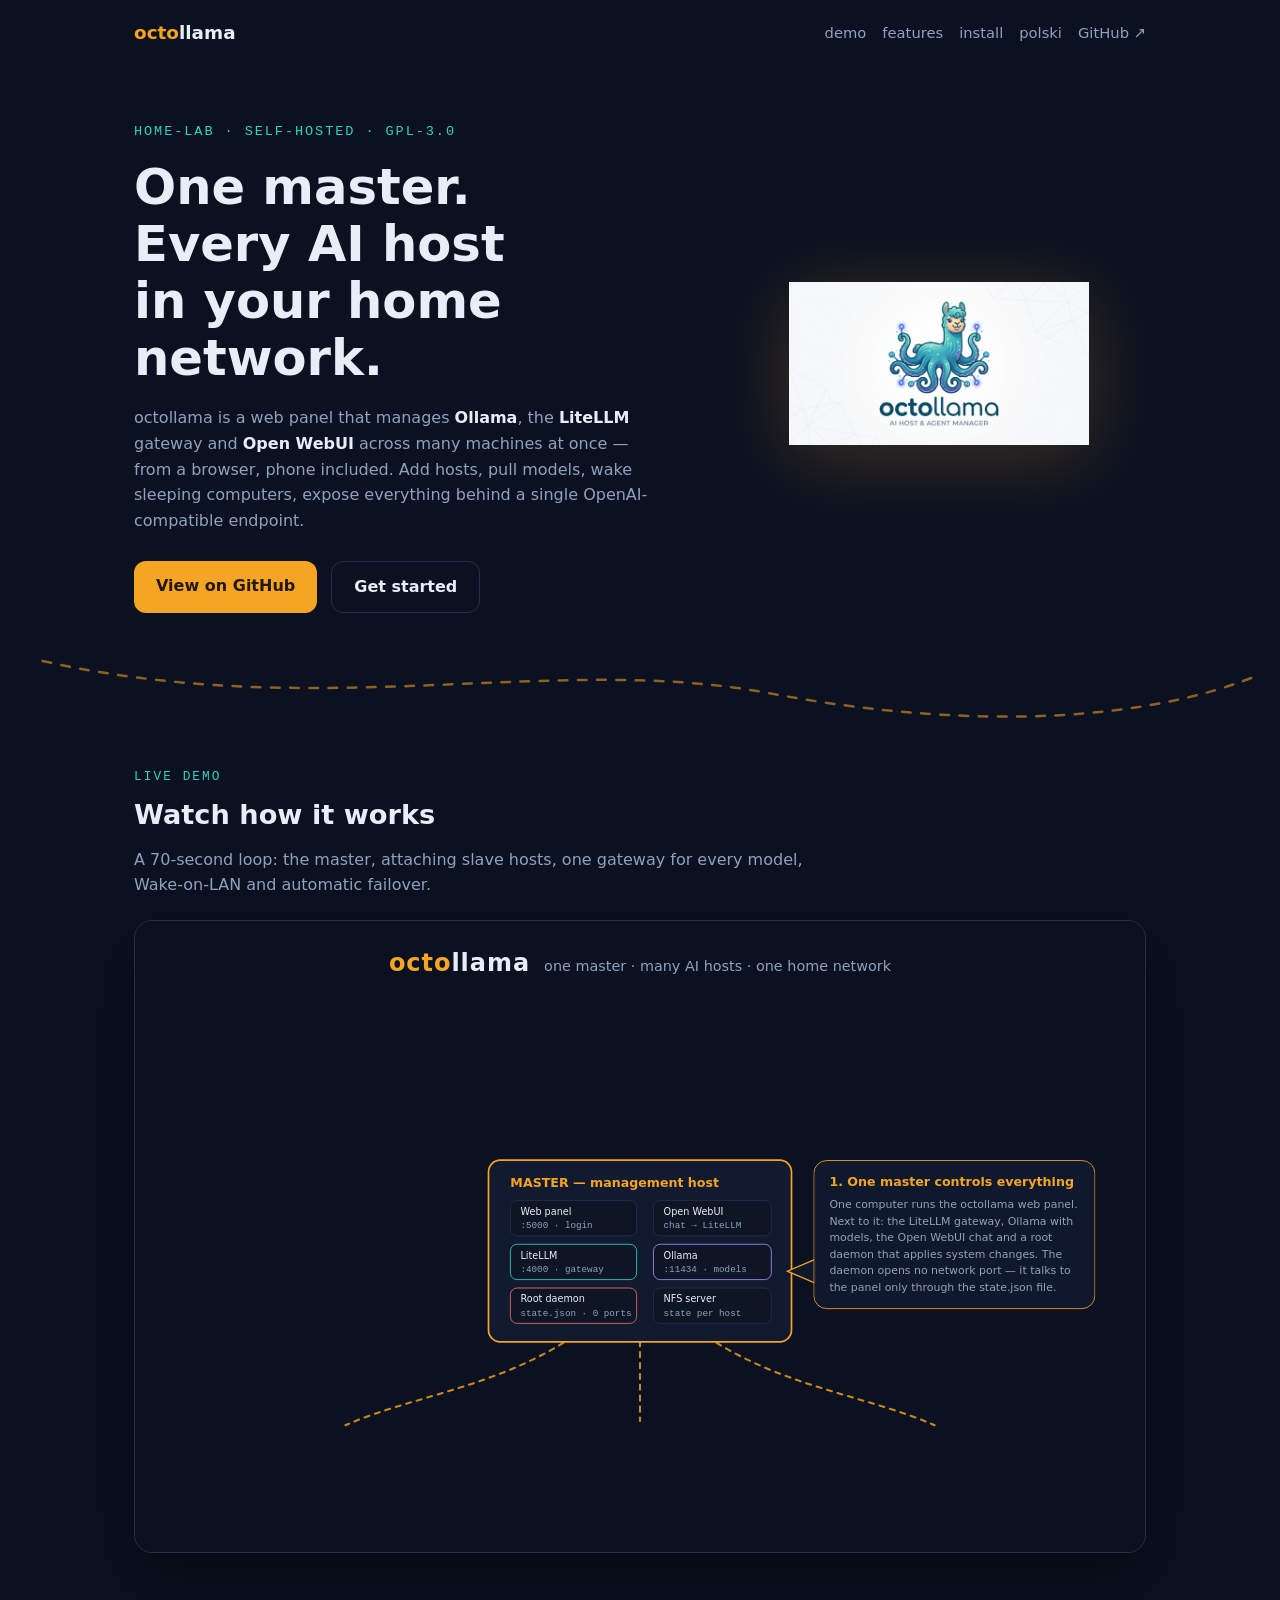
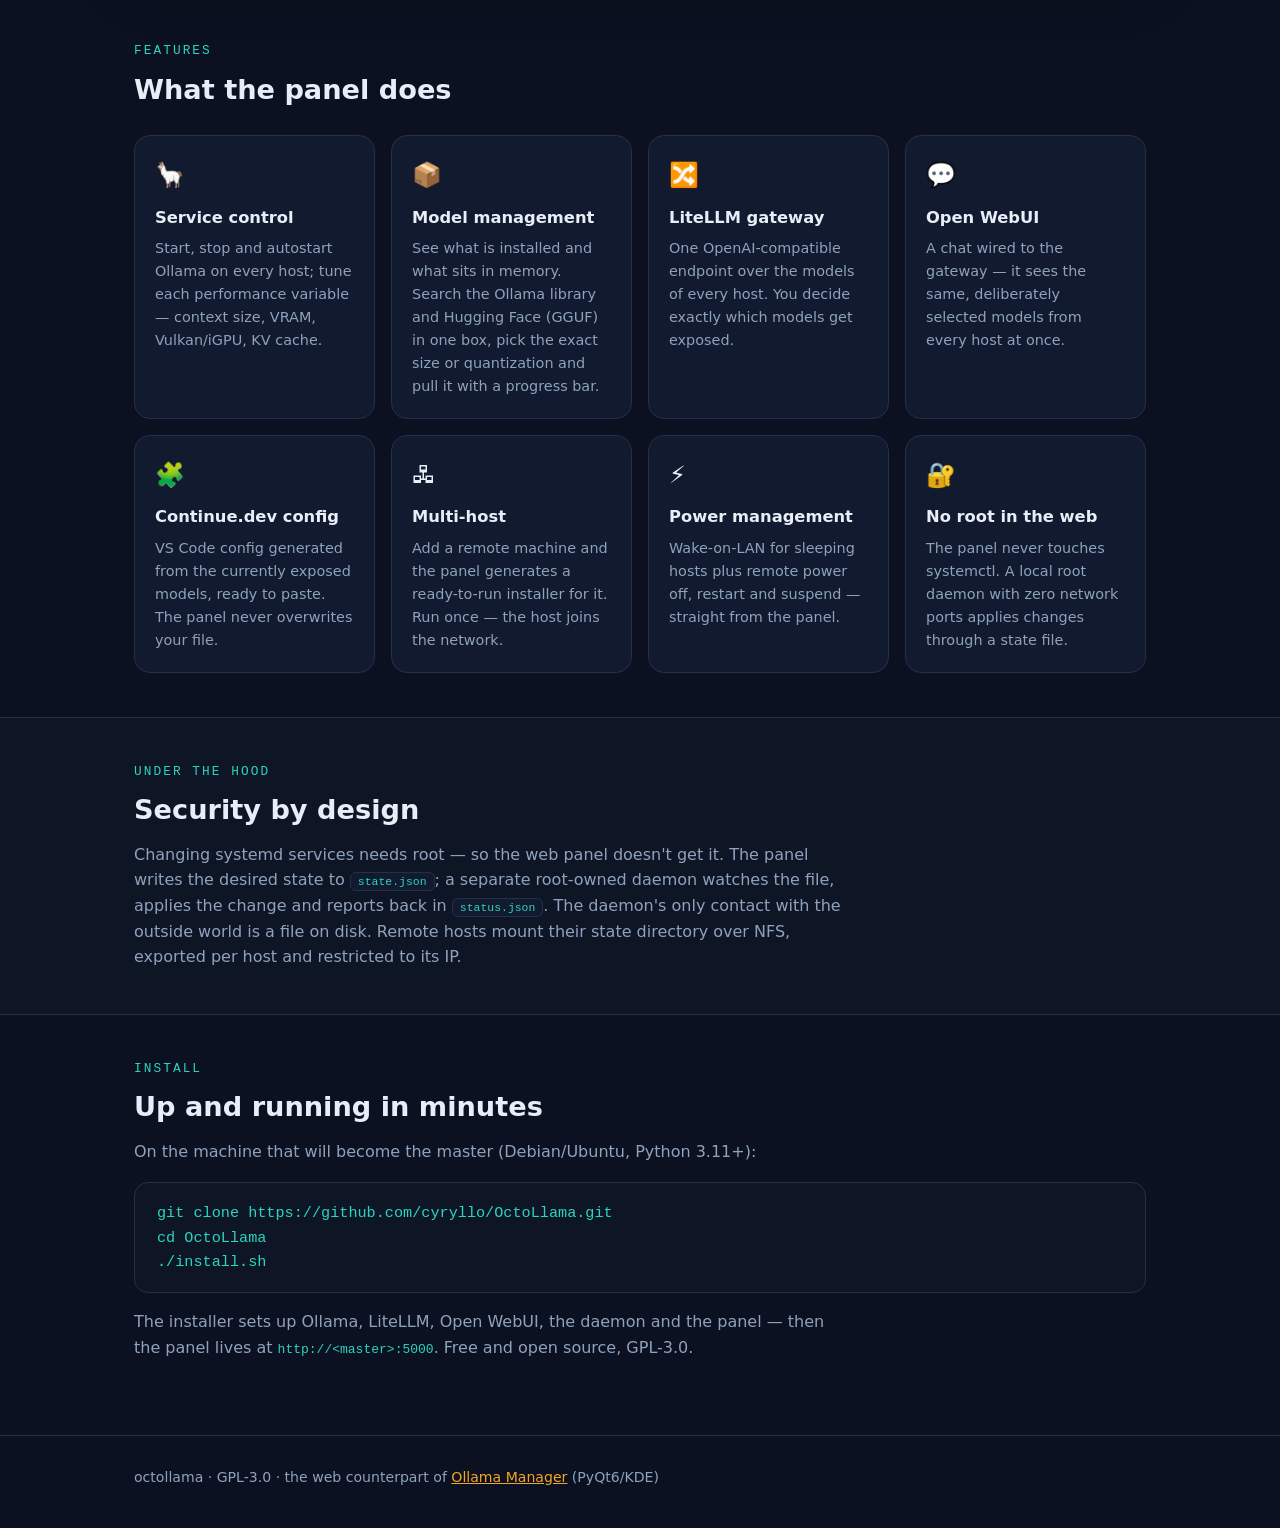
<file: docs/index.html>
<!DOCTYPE html>
<html lang="en">
<head>
<meta charset="UTF-8">
<meta name="viewport" content="width=device-width, initial-scale=1.0">
<link rel="icon" type="image/png" href="favicon.png">
<title>octollama — one master for every AI host in your home network</title>
<meta name="description" content="Web panel for managing Ollama, LiteLLM and Open WebUI across multiple hosts on your home network.">
<style>
  :root{
    --bg:#0b1120; --panel:#111a2e; --panel2:#0e1626;
    --ink:#e8eef7; --muted:#8fa2bd; --line:#24304a;
    --amber:#f5a524; --teal:#2dd4bf; --purple:#a78bfa;
  }
  *{box-sizing:border-box; margin:0; padding:0;}
  html{scroll-behavior:smooth;}
  body{background:var(--bg); color:var(--ink);
       font-family:"Segoe UI", system-ui, -apple-system, sans-serif; line-height:1.6;}
  a{color:var(--amber);}
  .mono{font-family:ui-monospace,"Cascadia Mono","JetBrains Mono",Consolas,monospace;}
  .wrap{max-width:1060px; margin:0 auto; padding:0 24px;}

  nav{display:flex; align-items:center; gap:16px; padding:18px 0;}
  nav .brand{font-weight:700; font-size:1.15rem; text-decoration:none; color:var(--ink);}
  nav .brand span{color:var(--amber);}
  nav .spacer{flex:1;}
  nav a.plain{color:var(--muted); text-decoration:none; font-size:.92rem;}
  nav a.plain:hover{color:var(--ink);}

  /* ---------- hero ---------- */
  .hero{display:grid; grid-template-columns:1.15fr .85fr; gap:40px;
        align-items:center; padding:56px 0 40px;}
  .hero h1{font-size:clamp(2rem, 4.6vw, 3.1rem); line-height:1.15; font-weight:800;}
  .hero h1 em{font-style:normal; color:var(--amber);}
  .hero .tag{color:var(--teal); font-size:.85rem; letter-spacing:.14em;
             text-transform:uppercase; margin-bottom:16px;}
  .hero p{color:var(--muted); margin-top:18px; max-width:52ch;}
  .hero p b{color:var(--ink);}
  .cta{display:flex; gap:14px; margin-top:28px; flex-wrap:wrap;}
  .btn{display:inline-block; padding:12px 22px; border-radius:12px;
       text-decoration:none; font-weight:600;}
  .btn.primary{background:var(--amber); color:#241703;}
  .btn.primary:hover{filter:brightness(1.08);}
  .btn.ghost{border:1.5px solid var(--line); color:var(--ink);}
  .btn.ghost:hover{border-color:var(--amber);}
  .hero .logo{justify-self:center; text-align:center;}
  .hero .logo img{width:min(300px, 70vw); filter:drop-shadow(0 12px 40px rgba(245,165,36,.22));}

  /* macka — podpis wizualny: krzywa prowadzaca od hero do demo */
  .tentacle-divider{display:block; width:100%; height:70px;}
  .tentacle-divider path{fill:none; stroke:var(--amber); stroke-width:2.5;
                         stroke-linecap:round; opacity:.55; stroke-dasharray:8 10;}

  section{padding:44px 0;}
  .label{color:var(--teal); font-size:.8rem; letter-spacing:.16em;
         text-transform:uppercase;}
  section h2{font-size:1.7rem; margin:6px 0 10px;}
  section > .wrap > p{color:var(--muted); max-width:70ch;}

  /* ---------- demo ---------- */
  .demo-frame{margin-top:22px; border:1.5px solid var(--line); border-radius:18px;
              overflow:hidden; background:var(--panel2);
              box-shadow:0 24px 60px rgba(0,0,0,.45);}
  .demo-frame iframe{display:block; width:100%; aspect-ratio:16/10; border:0;}

  /* ---------- funkcje ---------- */
  .grid{display:grid; grid-template-columns:repeat(auto-fit,minmax(230px,1fr));
        gap:16px; margin-top:24px;}
  .card{background:var(--panel); border:1px solid var(--line); border-radius:16px;
        padding:20px;}
  .card .ico{font-size:1.5rem;}
  .card h3{font-size:1.02rem; margin:10px 0 6px;}
  .card p{color:var(--muted); font-size:.9rem;}

  /* ---------- pod maska ---------- */
  .how{background:var(--panel2); border-top:1px solid var(--line);
       border-bottom:1px solid var(--line);}
  .how code{background:var(--panel); border:1px solid var(--line);
            border-radius:6px; padding:2px 7px; font-size:.88em; color:var(--teal);}

  /* ---------- instalacja ---------- */
  pre{background:var(--panel2); border:1px solid var(--line); border-radius:14px;
      padding:18px 22px; margin-top:18px; overflow-x:auto;
      color:var(--teal); font-size:.95rem;}
  pre .c{color:var(--muted);}
  #install code{color:var(--teal);}

  footer{padding:30px 0 40px; color:var(--muted); font-size:.88rem;
         border-top:1px solid var(--line); margin-top:30px;}

  @media (max-width:820px){
    .hero{grid-template-columns:1fr; text-align:center;}
    .hero p{margin-inline:auto;}
    .cta{justify-content:center;}
    .hero .logo{order:-1;}
  }
</style>
</head>
<body>

<div class="wrap">
  <nav>
    <a class="brand" href="#"><span>octo</span>llama</a>
    <div class="spacer"></div>
    <a class="plain" href="#demo">demo</a>
    <a class="plain" href="#features">features</a>
    <a class="plain" href="#install">install</a>
    <a class="plain" href="pl.html">polski</a>
    <a class="plain" href="https://github.com/cyryllo/OctoLlama">GitHub ↗</a>
  </nav>

  <header class="hero">
    <div>
      <div class="tag mono">home-lab · self-hosted · GPL-3.0</div>
      <h1>One master.<br>Every AI host<br>in your home network.</h1>
      <p>octollama is a web panel that manages <b>Ollama</b>, the <b>LiteLLM</b> gateway and <b>Open WebUI</b> across many machines at once — from a browser, phone included. Add hosts, pull models, wake sleeping computers, expose everything behind a single OpenAI-compatible endpoint.</p>
      <div class="cta">
        <a class="btn primary" href="https://github.com/cyryllo/OctoLlama">View on GitHub</a>
        <a class="btn ghost" href="#install">Get started</a>
      </div>
    </div>
    <div class="logo">
      <img src="logo_octollama.png" alt="octollama logo"
           onerror="this.outerHTML='<div style=&quot;font-size:7rem&quot;>🐙</div>'">
    </div>
  </header>
</div>

<svg class="tentacle-divider" viewBox="0 0 1200 70" preserveAspectRatio="none" aria-hidden="true">
  <path d="M 40 8 C 300 70, 520 0, 720 40 S 1080 66, 1180 22"/>
</svg>

<section id="demo">
  <div class="wrap">
    <div class="label mono">live demo</div>
    <h2>Watch how it works</h2>
    <p>A 70-second loop: the master, attaching slave hosts, one gateway for every model, Wake-on-LAN and automatic failover.</p>
    <div class="demo-frame">
      <iframe src="presentation-en.html" title="octollama demo" loading="lazy"></iframe>
    </div>
  </div>
</section>

<section id="features">
  <div class="wrap">
    <div class="label mono">features</div>
    <h2>What the panel does</h2>
    <div class="grid">
      <article class="card"><div class="ico">🦙</div><h3>Service control</h3><p>Start, stop and autostart Ollama on every host; tune each performance variable — context size, VRAM, Vulkan/iGPU, KV cache.</p></article>
      <article class="card"><div class="ico">📦</div><h3>Model management</h3><p>See what is installed and what sits in memory. Search the Ollama library and Hugging Face (GGUF) in one box, pick the exact size or quantization and pull it with a progress bar.</p></article>
      <article class="card"><div class="ico">🔀</div><h3>LiteLLM gateway</h3><p>One OpenAI-compatible endpoint over the models of every host. You decide exactly which models get exposed.</p></article>
      <article class="card"><div class="ico">💬</div><h3>Open WebUI</h3><p>A chat wired to the gateway — it sees the same, deliberately selected models from every host at once.</p></article>
      <article class="card"><div class="ico">🧩</div><h3>Continue.dev config</h3><p>VS Code config generated from the currently exposed models, ready to paste. The panel never overwrites your file.</p></article>
      <article class="card"><div class="ico">🖧</div><h3>Multi-host</h3><p>Add a remote machine and the panel generates a ready-to-run installer for it. Run once — the host joins the network.</p></article>
      <article class="card"><div class="ico">⚡</div><h3>Power management</h3><p>Wake-on-LAN for sleeping hosts plus remote power off, restart and suspend — straight from the panel.</p></article>
      <article class="card"><div class="ico">🔐</div><h3>No root in the web</h3><p>The panel never touches systemctl. A local root daemon with zero network ports applies changes through a state file.</p></article>
    </div>
  </div>
</section>

<section class="how" id="how">
  <div class="wrap">
    <div class="label mono">under the hood</div>
    <h2>Security by design</h2>
    <p>Changing systemd services needs root — so the web panel doesn't get it. The panel writes the desired state to <code>state.json</code>; a separate root-owned daemon watches the file, applies the change and reports back in <code>status.json</code>. The daemon's only contact with the outside world is a file on disk. Remote hosts mount their state directory over NFS, exported per host and restricted to its IP.</p>
  </div>
</section>

<section id="install">
  <div class="wrap">
    <div class="label mono">install</div>
    <h2>Up and running in minutes</h2>
    <p>On the machine that will become the master (Debian/Ubuntu, Python 3.11+):</p>
<pre class="mono">git clone https://github.com/cyryllo/OctoLlama.git
cd OctoLlama
./install.sh</pre>
    <p style="margin-top:16px;">The installer sets up Ollama, LiteLLM, Open WebUI, the daemon and the panel — then the panel lives at <code>http://&lt;master&gt;:5000</code>. Free and open source, GPL-3.0.</p>
  </div>
</section>

<footer>
  <div class="wrap">octollama · GPL-3.0 · the web counterpart of <a href='https://github.com/cyryllo/Ollama-manager'>Ollama Manager</a> (PyQt6/KDE)</div>
</footer>

</body>
</html>
</file>
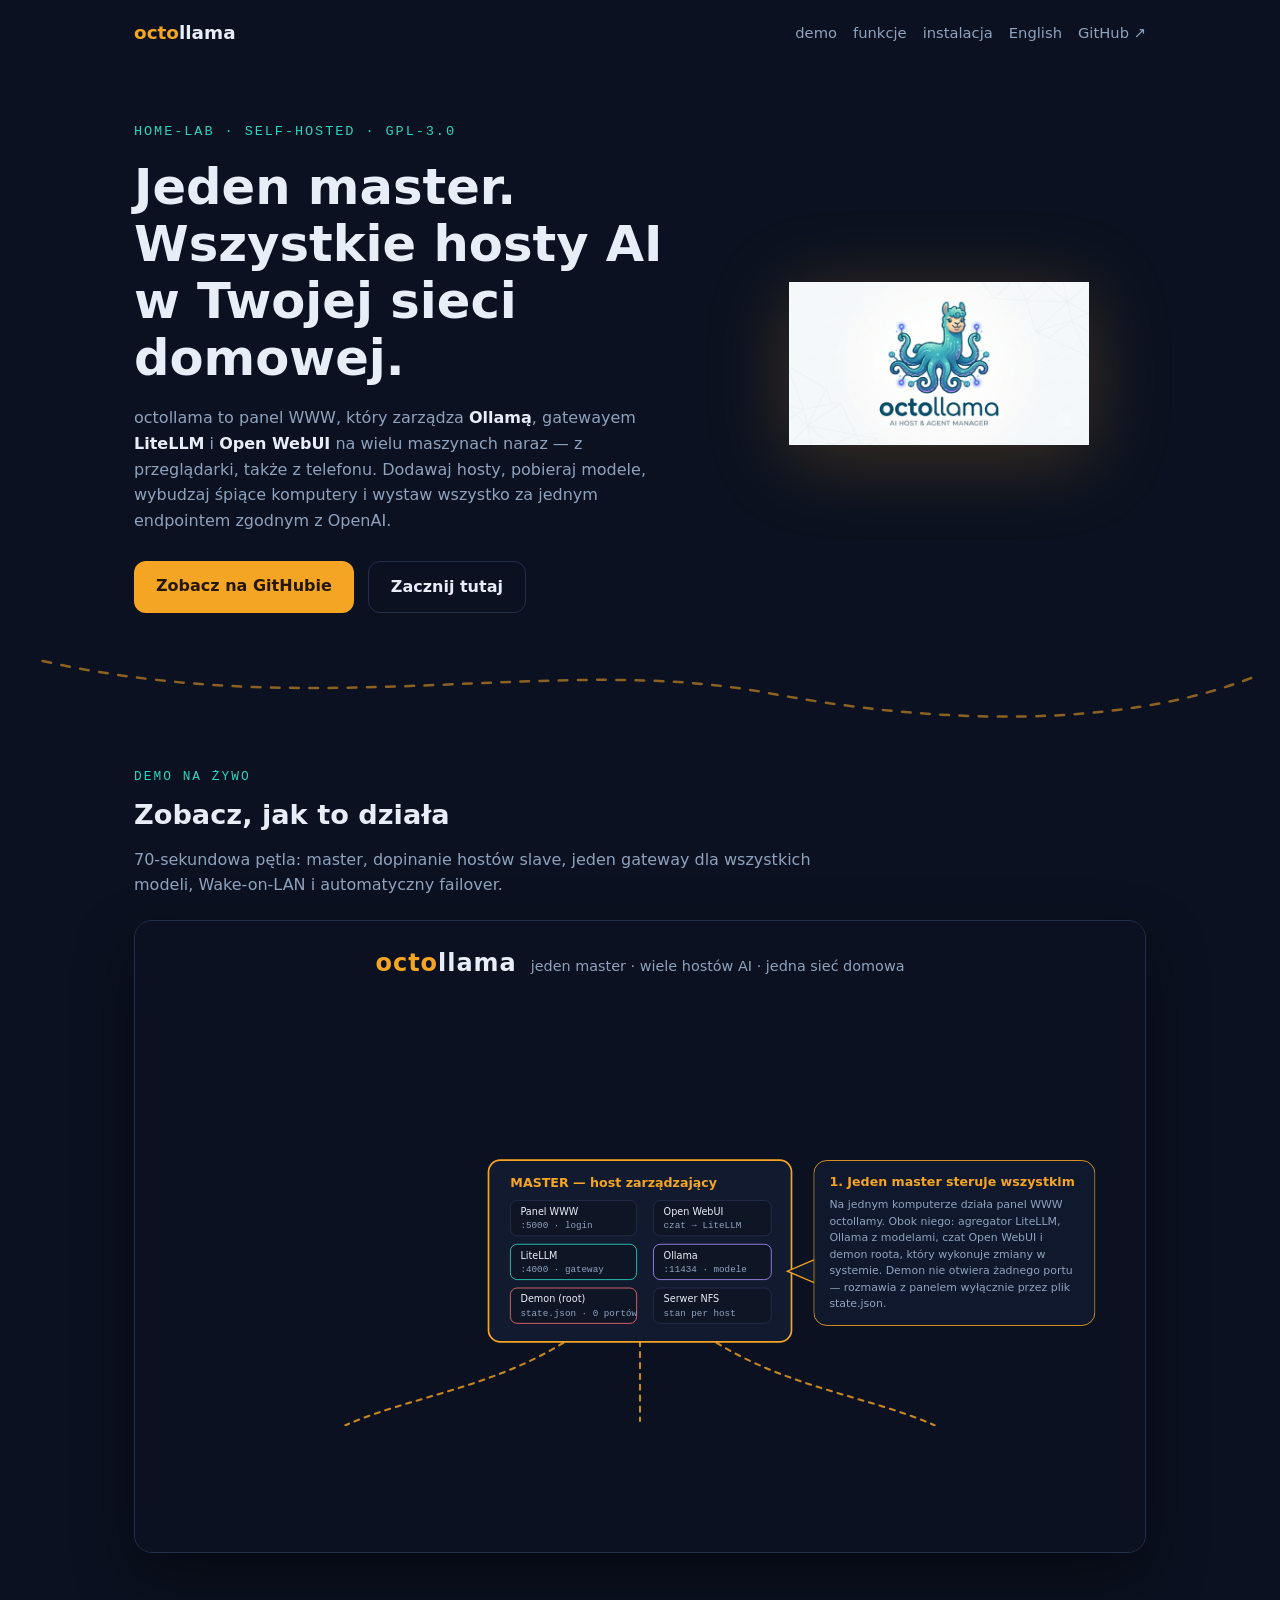
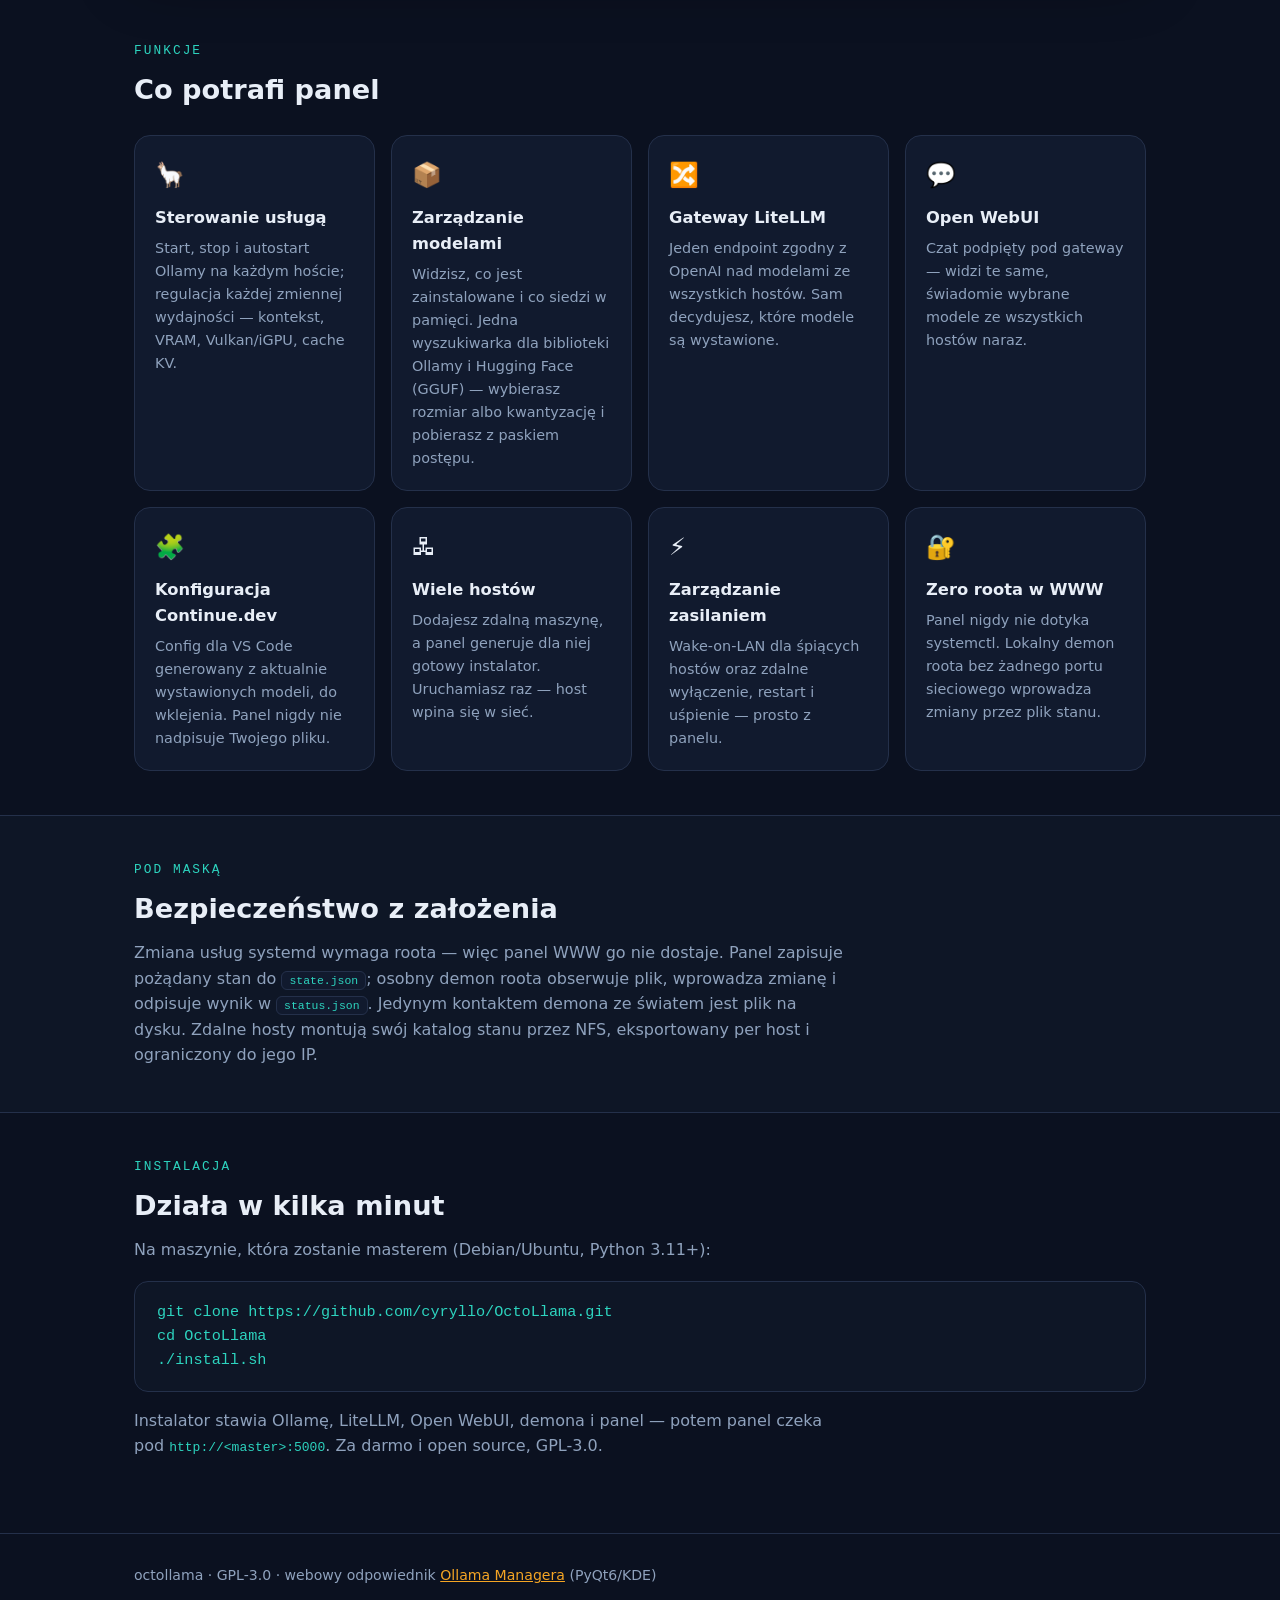
<file: docs/pl.html>
<!DOCTYPE html>
<html lang="pl">
<head>
<meta charset="UTF-8">
<meta name="viewport" content="width=device-width, initial-scale=1.0">
<link rel="icon" type="image/png" href="favicon.png">
<title>octollama — jeden master dla wszystkich hostów AI w Twojej sieci</title>
<meta name="description" content="Panel WWW do zarządzania Ollamą, LiteLLM i Open WebUI na wielu hostach w sieci domowej.">
<style>
  :root{
    --bg:#0b1120; --panel:#111a2e; --panel2:#0e1626;
    --ink:#e8eef7; --muted:#8fa2bd; --line:#24304a;
    --amber:#f5a524; --teal:#2dd4bf; --purple:#a78bfa;
  }
  *{box-sizing:border-box; margin:0; padding:0;}
  html{scroll-behavior:smooth;}
  body{background:var(--bg); color:var(--ink);
       font-family:"Segoe UI", system-ui, -apple-system, sans-serif; line-height:1.6;}
  a{color:var(--amber);}
  .mono{font-family:ui-monospace,"Cascadia Mono","JetBrains Mono",Consolas,monospace;}
  .wrap{max-width:1060px; margin:0 auto; padding:0 24px;}

  nav{display:flex; align-items:center; gap:16px; padding:18px 0;}
  nav .brand{font-weight:700; font-size:1.15rem; text-decoration:none; color:var(--ink);}
  nav .brand span{color:var(--amber);}
  nav .spacer{flex:1;}
  nav a.plain{color:var(--muted); text-decoration:none; font-size:.92rem;}
  nav a.plain:hover{color:var(--ink);}

  /* ---------- hero ---------- */
  .hero{display:grid; grid-template-columns:1.15fr .85fr; gap:40px;
        align-items:center; padding:56px 0 40px;}
  .hero h1{font-size:clamp(2rem, 4.6vw, 3.1rem); line-height:1.15; font-weight:800;}
  .hero h1 em{font-style:normal; color:var(--amber);}
  .hero .tag{color:var(--teal); font-size:.85rem; letter-spacing:.14em;
             text-transform:uppercase; margin-bottom:16px;}
  .hero p{color:var(--muted); margin-top:18px; max-width:52ch;}
  .hero p b{color:var(--ink);}
  .cta{display:flex; gap:14px; margin-top:28px; flex-wrap:wrap;}
  .btn{display:inline-block; padding:12px 22px; border-radius:12px;
       text-decoration:none; font-weight:600;}
  .btn.primary{background:var(--amber); color:#241703;}
  .btn.primary:hover{filter:brightness(1.08);}
  .btn.ghost{border:1.5px solid var(--line); color:var(--ink);}
  .btn.ghost:hover{border-color:var(--amber);}
  .hero .logo{justify-self:center; text-align:center;}
  .hero .logo img{width:min(300px, 70vw); filter:drop-shadow(0 12px 40px rgba(245,165,36,.22));}

  /* macka — podpis wizualny: krzywa prowadzaca od hero do demo */
  .tentacle-divider{display:block; width:100%; height:70px;}
  .tentacle-divider path{fill:none; stroke:var(--amber); stroke-width:2.5;
                         stroke-linecap:round; opacity:.55; stroke-dasharray:8 10;}

  section{padding:44px 0;}
  .label{color:var(--teal); font-size:.8rem; letter-spacing:.16em;
         text-transform:uppercase;}
  section h2{font-size:1.7rem; margin:6px 0 10px;}
  section > .wrap > p{color:var(--muted); max-width:70ch;}

  /* ---------- demo ---------- */
  .demo-frame{margin-top:22px; border:1.5px solid var(--line); border-radius:18px;
              overflow:hidden; background:var(--panel2);
              box-shadow:0 24px 60px rgba(0,0,0,.45);}
  .demo-frame iframe{display:block; width:100%; aspect-ratio:16/10; border:0;}

  /* ---------- funkcje ---------- */
  .grid{display:grid; grid-template-columns:repeat(auto-fit,minmax(230px,1fr));
        gap:16px; margin-top:24px;}
  .card{background:var(--panel); border:1px solid var(--line); border-radius:16px;
        padding:20px;}
  .card .ico{font-size:1.5rem;}
  .card h3{font-size:1.02rem; margin:10px 0 6px;}
  .card p{color:var(--muted); font-size:.9rem;}

  /* ---------- pod maska ---------- */
  .how{background:var(--panel2); border-top:1px solid var(--line);
       border-bottom:1px solid var(--line);}
  .how code{background:var(--panel); border:1px solid var(--line);
            border-radius:6px; padding:2px 7px; font-size:.88em; color:var(--teal);}

  /* ---------- instalacja ---------- */
  pre{background:var(--panel2); border:1px solid var(--line); border-radius:14px;
      padding:18px 22px; margin-top:18px; overflow-x:auto;
      color:var(--teal); font-size:.95rem;}
  pre .c{color:var(--muted);}
  #install code{color:var(--teal);}

  footer{padding:30px 0 40px; color:var(--muted); font-size:.88rem;
         border-top:1px solid var(--line); margin-top:30px;}

  @media (max-width:820px){
    .hero{grid-template-columns:1fr; text-align:center;}
    .hero p{margin-inline:auto;}
    .cta{justify-content:center;}
    .hero .logo{order:-1;}
  }
</style>
</head>
<body>

<div class="wrap">
  <nav>
    <a class="brand" href="#"><span>octo</span>llama</a>
    <div class="spacer"></div>
    <a class="plain" href="#demo">demo</a>
    <a class="plain" href="#features">funkcje</a>
    <a class="plain" href="#install">instalacja</a>
    <a class="plain" href="index.html">English</a>
    <a class="plain" href="https://github.com/cyryllo/OctoLlama">GitHub ↗</a>
  </nav>

  <header class="hero">
    <div>
      <div class="tag mono">home-lab · self-hosted · GPL-3.0</div>
      <h1>Jeden master.<br>Wszystkie hosty AI<br>w Twojej sieci domowej.</h1>
      <p>octollama to panel WWW, który zarządza <b>Ollamą</b>, gatewayem <b>LiteLLM</b> i <b>Open WebUI</b> na wielu maszynach naraz — z przeglądarki, także z telefonu. Dodawaj hosty, pobieraj modele, wybudzaj śpiące komputery i wystaw wszystko za jednym endpointem zgodnym z OpenAI.</p>
      <div class="cta">
        <a class="btn primary" href="https://github.com/cyryllo/OctoLlama">Zobacz na GitHubie</a>
        <a class="btn ghost" href="#install">Zacznij tutaj</a>
      </div>
    </div>
    <div class="logo">
      <img src="logo_octollama.png" alt="octollama logo"
           onerror="this.outerHTML='<div style=&quot;font-size:7rem&quot;>🐙</div>'">
    </div>
  </header>
</div>

<svg class="tentacle-divider" viewBox="0 0 1200 70" preserveAspectRatio="none" aria-hidden="true">
  <path d="M 40 8 C 300 70, 520 0, 720 40 S 1080 66, 1180 22"/>
</svg>

<section id="demo">
  <div class="wrap">
    <div class="label mono">demo na żywo</div>
    <h2>Zobacz, jak to działa</h2>
    <p>70-sekundowa pętla: master, dopinanie hostów slave, jeden gateway dla wszystkich modeli, Wake-on-LAN i automatyczny failover.</p>
    <div class="demo-frame">
      <iframe src="prezentacja-pl.html" title="octollama demo" loading="lazy"></iframe>
    </div>
  </div>
</section>

<section id="features">
  <div class="wrap">
    <div class="label mono">funkcje</div>
    <h2>Co potrafi panel</h2>
    <div class="grid">
      <article class="card"><div class="ico">🦙</div><h3>Sterowanie usługą</h3><p>Start, stop i autostart Ollamy na każdym hoście; regulacja każdej zmiennej wydajności — kontekst, VRAM, Vulkan/iGPU, cache KV.</p></article>
      <article class="card"><div class="ico">📦</div><h3>Zarządzanie modelami</h3><p>Widzisz, co jest zainstalowane i co siedzi w pamięci. Jedna wyszukiwarka dla biblioteki Ollamy i Hugging Face (GGUF) — wybierasz rozmiar albo kwantyzację i pobierasz z paskiem postępu.</p></article>
      <article class="card"><div class="ico">🔀</div><h3>Gateway LiteLLM</h3><p>Jeden endpoint zgodny z OpenAI nad modelami ze wszystkich hostów. Sam decydujesz, które modele są wystawione.</p></article>
      <article class="card"><div class="ico">💬</div><h3>Open WebUI</h3><p>Czat podpięty pod gateway — widzi te same, świadomie wybrane modele ze wszystkich hostów naraz.</p></article>
      <article class="card"><div class="ico">🧩</div><h3>Konfiguracja Continue.dev</h3><p>Config dla VS Code generowany z aktualnie wystawionych modeli, do wklejenia. Panel nigdy nie nadpisuje Twojego pliku.</p></article>
      <article class="card"><div class="ico">🖧</div><h3>Wiele hostów</h3><p>Dodajesz zdalną maszynę, a panel generuje dla niej gotowy instalator. Uruchamiasz raz — host wpina się w sieć.</p></article>
      <article class="card"><div class="ico">⚡</div><h3>Zarządzanie zasilaniem</h3><p>Wake-on-LAN dla śpiących hostów oraz zdalne wyłączenie, restart i uśpienie — prosto z panelu.</p></article>
      <article class="card"><div class="ico">🔐</div><h3>Zero roota w WWW</h3><p>Panel nigdy nie dotyka systemctl. Lokalny demon roota bez żadnego portu sieciowego wprowadza zmiany przez plik stanu.</p></article>
    </div>
  </div>
</section>

<section class="how" id="how">
  <div class="wrap">
    <div class="label mono">pod maską</div>
    <h2>Bezpieczeństwo z założenia</h2>
    <p>Zmiana usług systemd wymaga roota — więc panel WWW go nie dostaje. Panel zapisuje pożądany stan do <code>state.json</code>; osobny demon roota obserwuje plik, wprowadza zmianę i odpisuje wynik w <code>status.json</code>. Jedynym kontaktem demona ze światem jest plik na dysku. Zdalne hosty montują swój katalog stanu przez NFS, eksportowany per host i ograniczony do jego IP.</p>
  </div>
</section>

<section id="install">
  <div class="wrap">
    <div class="label mono">instalacja</div>
    <h2>Działa w kilka minut</h2>
    <p>Na maszynie, która zostanie masterem (Debian/Ubuntu, Python 3.11+):</p>
<pre class="mono">git clone https://github.com/cyryllo/OctoLlama.git
cd OctoLlama
./install.sh</pre>
    <p style="margin-top:16px;">Instalator stawia Ollamę, LiteLLM, Open WebUI, demona i panel — potem panel czeka pod <code>http://&lt;master&gt;:5000</code>. Za darmo i open source, GPL-3.0.</p>
  </div>
</section>

<footer>
  <div class="wrap">octollama · GPL-3.0 · webowy odpowiednik <a href='https://github.com/cyryllo/Ollama-manager'>Ollama Managera</a> (PyQt6/KDE)</div>
</footer>

</body>
</html>
</file>
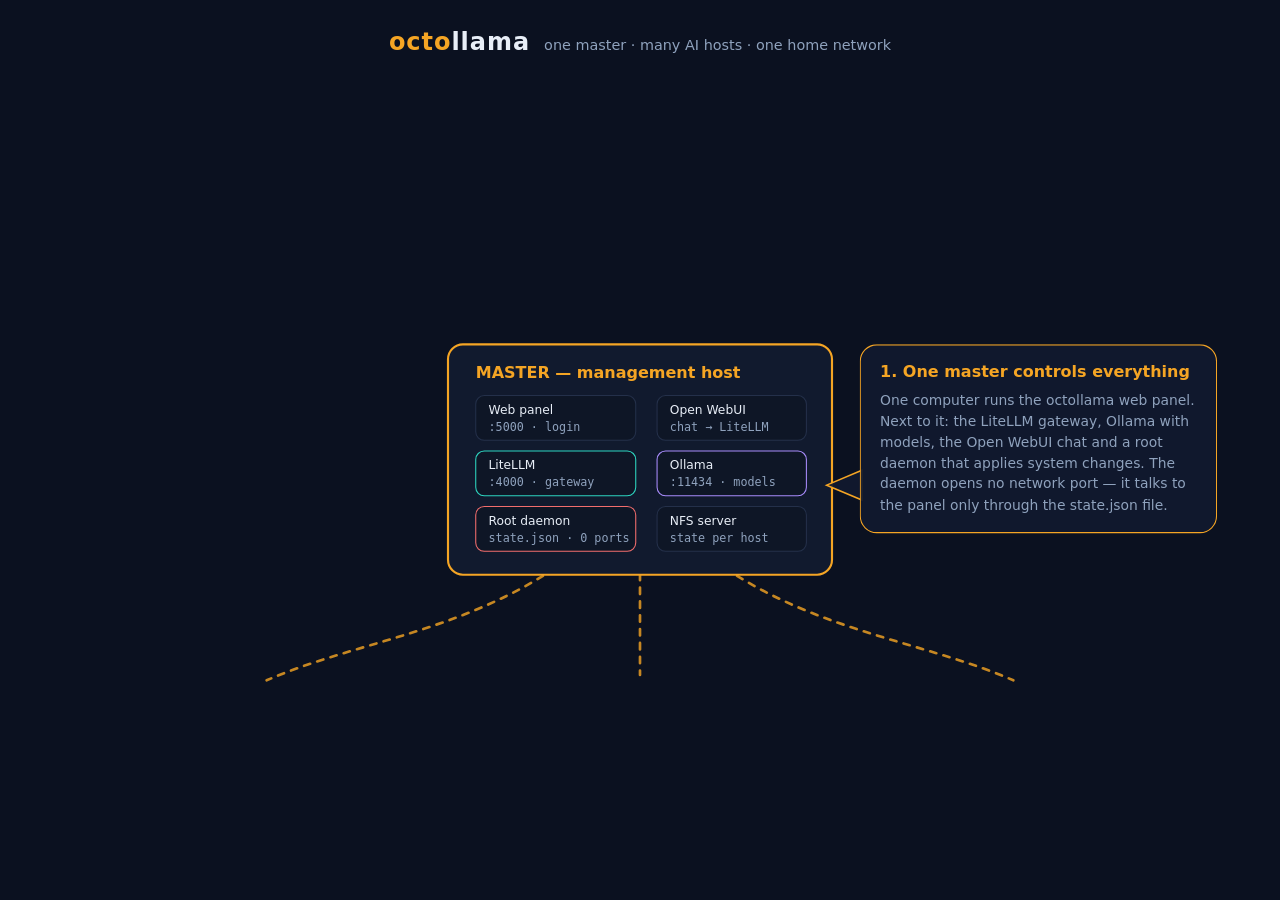
<file: docs/presentation-en.html>
<!DOCTYPE html>
<html lang="en">
<head>
<meta charset="UTF-8">
<meta name="viewport" content="width=device-width, initial-scale=1.0">
<title>octollama — how it works</title>
<style>
  :root{
    --bg:#0b1120; --panel:#111a2e; --panel2:#0e1626;
    --ink:#e8eef7; --muted:#8fa2bd; --line:#24304a;
    --amber:#f5a524; --teal:#2dd4bf; --purple:#a78bfa; --coral:#f26d6d;
    --green:#7bd88f;
  }
  *{box-sizing:border-box; margin:0; padding:0;}
  html,body{height:100%;}
  body{
    background:var(--bg); color:var(--ink);
    font-family:"Segoe UI", system-ui, -apple-system, sans-serif;
    display:flex; flex-direction:column; overflow:hidden;
  }
  header{
    display:flex; align-items:baseline; gap:14px;
    justify-content:center; padding:28px 26px 10px;
  }
  header h1{
    font-size:1.5rem; letter-spacing:.04em; font-weight:700;
  }
  header h1 .octo{color:var(--amber);}
  header .sub{color:var(--muted); font-size:.9rem;}
  #stage{flex:1; min-height:0; position:relative;}
  #stage svg{width:100%; height:100%; display:block; transition:opacity .95s ease;}

  /* ---------- chmurka opisu sceny ---------- */
  /* CO: dymek obok Mastera zamiast paska na dole.
     DLACZEGO foreignObject: SVG-owy <text> nie łamie wierszy,
     a zwykły HTML w środku robi to sam. */
  #bubble-body{
    background:rgba(17,26,46,.92);
    border:1.5px solid var(--amber);
    border-radius:16px;
    padding:16px 18px;
    font-family:"Segoe UI", system-ui, sans-serif;
  }
  #bubble-title{font-size:15px; font-weight:700; color:var(--amber); margin-bottom:8px;}
  #bubble-text{font-size:13px; color:var(--muted); line-height:1.5;}
  #bubble{transition:opacity 1s ease;}
  .tail{fill:rgba(17,26,46,.92); stroke:var(--amber); stroke-width:1.5;}

  /* ---------- SVG: styl węzłów ---------- */
  text{font-family:"Segoe UI", system-ui, sans-serif; fill:var(--ink);}
  .mono{font-family:ui-monospace,"Cascadia Mono","JetBrains Mono",Consolas,monospace;
        fill:var(--muted); font-size:11px;}
  .node-box{fill:var(--panel); stroke:var(--line); stroke-width:1.5; rx:14;}
  .node-title{font-weight:700; font-size:15px;}
  .chip{fill:var(--panel2); stroke:var(--line); rx:8;}
  .chip-label{font-size:11.5px; fill:var(--ink);}
  .tentacle{
    fill:none; stroke:var(--line); stroke-width:2.5;
    stroke-linecap:round;
  }
  .tentacle.active{stroke:var(--teal); opacity:.85;}
  .tentacle.mgmt{stroke:var(--amber); stroke-dasharray:6 7; opacity:.8;}
  .hidden-el{opacity:0; pointer-events:none; transition:opacity 2.2s ease;}
  #packets{transition:opacity .9s ease;}
  .shown{opacity:1;}
  .dim{opacity:.28; transition:opacity .7s;}
  .offline .node-box{stroke:var(--coral);}
  .badge{font-size:11px; font-weight:700;}
  #wave-defs{position:absolute; width:0; height:0;}
</style>
</head>
<body>

<header>
  <h1><span class="octo">octo</span>llama</h1>
  <span class="sub">one master · many AI hosts · one home network</span>
</header>

<div id="stage">
<svg viewBox="0 0 1200 640" preserveAspectRatio="xMidYMid meet" aria-label="Animated diagram of how OctoLlama works">

  <!-- ================= POŁĄCZENIA (rysowane pod węzłami) ================= -->
  <g id="links">
    <path id="p-user-panel"  class="tentacle hidden-el" d="M 245 120 C 340 140, 400 180, 452 218"/>
    <path id="p-app-litellm" class="tentacle hidden-el" d="M 985 105 C 880 130, 790 170, 700 230"/>
    <!-- macki master -> slave (zarządzanie: NFS + demon) -->
    <path id="t-s1" class="tentacle mgmt hidden-el" d="M 520 400 C 430 460, 330 470, 250 505"/>
    <path id="t-s2" class="tentacle mgmt hidden-el" d="M 600 405 C 600 445, 600 465, 600 500"/>
    <path id="t-s3" class="tentacle mgmt hidden-el" d="M 680 400 C 770 460, 870 470, 950 505"/>
    <!-- ruch AI: LiteLLM -> Ollama na hostach -->
    <path id="d-master" class="tentacle hidden-el" d="M 660 300 C 700 305, 720 310, 745 318"/>
    <path id="d-s1" class="tentacle hidden-el" d="M 560 405 C 470 455, 360 475, 265 520"/>
    <path id="d-s2" class="tentacle hidden-el" d="M 615 405 C 618 445, 620 470, 620 515"/>
    <path id="d-s3" class="tentacle hidden-el" d="M 665 405 C 760 455, 860 475, 955 520"/>
  </g>

  <!-- ================= UŻYTKOWNIK ================= -->
  <g id="n-user" class="hidden-el">
    <rect class="node-box" x="60" y="60" width="190" height="86" rx="14"/>
    <text class="node-title" x="80" y="92">📱💻 You</text>
    <text class="mono" x="80" y="114">browser → panel</text>
    <text class="mono" x="80" y="130">http://master:5000</text>
  </g>

  <!-- ================= APLIKACJE ================= -->
  <g id="n-apps" class="hidden-el">
    <rect class="node-box" x="960" y="48" width="200" height="96" rx="14"/>
    <text class="node-title" x="980" y="80">VS Code · chat</text>
    <text class="mono" x="980" y="102">Continue.dev, Open WebUI,</text>
    <text class="mono" x="980" y="118">any OpenAI-compatible app</text>
  </g>

  <!-- ================= MASTER ================= -->
  <g id="n-master">
    <rect class="node-box" x="420" y="190" width="360" height="216" rx="18"
          style="stroke:var(--amber); stroke-width:2;"/>
    <text class="node-title" x="446" y="222" style="fill:var(--amber);">MASTER — management host</text>

    <g id="m-panel">
      <rect class="chip" x="446" y="238" width="150" height="42" rx="8"/>
      <text class="chip-label" x="458" y="255">Web panel</text>
      <text class="mono" x="458" y="271">:5000 · login</text>
    </g>
    <g id="m-litellm">
      <rect class="chip" x="446" y="290" width="150" height="42" rx="8"
            style="stroke:var(--teal);"/>
      <text class="chip-label" x="458" y="307">LiteLLM</text>
      <text class="mono" x="458" y="323">:4000 · gateway</text>
    </g>
    <g id="m-ollama">
      <rect class="chip" x="616" y="290" width="140" height="42" rx="8"
            style="stroke:var(--purple);"/>
      <text class="chip-label" x="628" y="307">Ollama</text>
      <text class="mono" x="628" y="323">:11434 · models</text>
    </g>
    <g id="m-daemon">
      <rect class="chip" x="446" y="342" width="150" height="42" rx="8"
            style="stroke:var(--coral);"/>
      <text class="chip-label" x="458" y="359">Root daemon</text>
      <text class="mono" x="458" y="375">state.json · 0 ports</text>
    </g>
    <g id="m-nfs">
      <rect class="chip" x="616" y="342" width="140" height="42" rx="8"/>
      <text class="chip-label" x="628" y="359">NFS server</text>
      <text class="mono" x="628" y="375">state per host</text>
    </g>
    <g id="m-webui">
      <rect class="chip" x="616" y="238" width="140" height="42" rx="8"/>
      <text class="chip-label" x="628" y="255">Open WebUI</text>
      <text class="mono" x="628" y="271">chat → LiteLLM</text>
    </g>
  </g>

  <!-- ================= SLAVE 1 ================= -->
  <g id="n-s1" class="hidden-el">
    <rect class="node-box" x="110" y="500" width="230" height="110" rx="14"/>
    <text class="node-title" x="132" y="530">SLAVE 1 · mini-PC</text>
    <rect class="chip" x="132" y="544" width="90" height="26" rx="7" style="stroke:var(--purple);"/>
    <text class="chip-label" x="142" y="561">Ollama</text>
    <rect class="chip" x="232" y="544" width="86" height="26" rx="7" style="stroke:var(--coral);"/>
    <text class="chip-label" x="242" y="561">daemon</text>
    <text class="mono" x="132" y="592">state over NFS · 7B models</text>
  </g>

  <!-- ================= SLAVE 2 ================= -->
  <g id="n-s2" class="hidden-el">
    <rect class="node-box" x="485" y="500" width="230" height="110" rx="14"/>
    <text class="node-title" x="507" y="530">SLAVE 2 · BC-250</text>
    <rect class="chip" x="507" y="544" width="90" height="26" rx="7" style="stroke:var(--purple);"/>
    <text class="chip-label" x="517" y="561">Ollama</text>
    <rect class="chip" x="607" y="544" width="86" height="26" rx="7" style="stroke:var(--coral);"/>
    <text class="chip-label" x="617" y="561">daemon</text>
    <text class="mono" x="507" y="592">state over NFS · 14B models</text>
    <text id="s2-zzz" class="hidden-el" x="690" y="512" font-size="22">💤</text>
  </g>

  <!-- ================= SLAVE 3 ================= -->
  <g id="n-s3" class="hidden-el">
    <rect class="node-box" x="860" y="500" width="230" height="110" rx="14"/>
    <text class="node-title" x="882" y="530">SLAVE 3 · laptop</text>
    <rect class="chip" x="882" y="544" width="90" height="26" rx="7" style="stroke:var(--purple);"/>
    <text class="chip-label" x="892" y="561">Ollama</text>
    <rect class="chip" x="982" y="544" width="86" height="26" rx="7" style="stroke:var(--coral);"/>
    <text class="chip-label" x="992" y="561">daemon</text>
    <text class="mono" x="882" y="592">state over NFS · embeddings</text>
    <text id="s3-x" class="hidden-el" x="1062" y="514" font-size="20">⚠️</text>
  </g>

  <!-- etykieta „…i kolejne" -->
  <text id="lbl-more" class="mono hidden-el" x="1188" y="628" font-size="13" text-anchor="end">…and more hosts</text>

  <!-- warstwa pakietów -->
  <g id="packets"></g>

  <!-- chmurka z opisem sceny — pozycję (lewo/prawo od Mastera) ustawia JS -->
  <g id="bubble">
    <!-- ogonek dymka: prawy = chmurka po lewej wskazuje Mastera, i odwrotnie -->
    <polygon id="tail-right" class="tail" points="333,118 366,132 333,146"/>
    <polygon id="tail-left"  class="tail" points="2,118 -31,132 2,146"/>
    <foreignObject x="0" y="0" width="335" height="300">
      <div xmlns="http://www.w3.org/1999/xhtml" id="bubble-body">
        <div id="bubble-title"></div>
        <div id="bubble-text"></div>
      </div>
    </foreignObject>
  </g>

  <!-- finał: wizytówka projektu z linkiem do GitHuba -->
  <g id="cta" class="hidden-el" style="cursor:pointer;">
    <a href="https://github.com/cyryllo/OctoLlama" target="_blank" rel="noopener">
      <rect x="360" y="148" width="480" height="336" rx="22"
            fill="rgba(11,17,32,.95)" stroke="var(--amber)" stroke-width="2"/>
      <image href="https://github.com/cyryllo/OctoLlama/raw/main/logo_octollama.png"
             x="498" y="158" width="204" height="204"/>
      <text x="600" y="392" text-anchor="middle" font-size="27" font-weight="700">
        <tspan style="fill:var(--amber);">octo</tspan><tspan>llama</tspan>
      </text>
      <text x="600" y="424" text-anchor="middle" font-size="16" style="fill:var(--green);">
        Get it for free · open source · GPL-3.0
      </text>
      <text x="600" y="458" text-anchor="middle" class="mono" font-size="15"
            style="fill:var(--amber); text-decoration:underline;">
        github.com/cyryllo/OctoLlama
      </text>
    </a>
  </g>
</svg>
</div>


<script>
(() => {
  // ===================== DEFINICJA SCEN =====================
  // CO: każda scena mówi, które elementy pokazać, które przygasić
  //     i którymi ścieżkami mają płynąć pakiety.
  // DLACZEGO tak: jedna tablica danych zamiast rozsypanej logiki —
  //     łatwo dodać/zmienić scenę bez ruszania silnika animacji.
  const SCENES = [
    {
      title: "1. One master controls everything",
      text:  "One computer runs the octollama web panel. Next to it: the LiteLLM gateway, "
           + "Ollama with models, the Open WebUI chat and a root daemon that applies system changes. "
           + "The daemon opens no network port — it talks to the panel only through the state.json file.",
      show:  [],
      flows: []
    },
    {
      title: "2. Control it from a browser — phone included",
      text:  "Log in to the panel at master:5000. Starting and stopping services, pulling models, "
           + "environment variables — all from one place, no SSH.",
      show:  ["n-user", "p-user-panel"],
      flows: [ {path:"p-user-panel", color:"var(--teal)", dur:2200, gap:900} ]
    },
    {
      title: "3. Attach more hosts with AI modules",
      text:  "Every extra computer becomes a slave: the panel generates a ready-to-run installer, "
           + "you run it once — and the host joins the network. The master manages it over NFS "
           + "(the orange dashed tentacles) while a local daemon carries out the orders.",
      show:  ["n-user","n-s1","n-s2","n-s3","t-s1","t-s2","t-s3","lbl-more"],
      stagger: ["n-s1","t-s1","n-s2","t-s2","n-s3","t-s3","lbl-more"],
      flows: [
        {path:"t-s1", color:"var(--amber)", dur:2600, gap:1400},
        {path:"t-s2", color:"var(--amber)", dur:2600, gap:1400, delay:500},
        {path:"t-s3", color:"var(--amber)", dur:2600, gap:1400, delay:1000}
      ]
    },
    {
      title: "4. One address — models from every host",
      text:  "VS Code, Open WebUI and other apps connect to a single endpoint: the LiteLLM gateway on port 4000. "
           + "It spreads requests across the hosts (load balancing) — the app never cares "
           + "which machine actually computes the answer.",
      show:  ["n-user","n-apps","n-s1","n-s2","n-s3","t-s1","t-s2","t-s3",
              "p-app-litellm","d-master","d-s1","d-s2","d-s3","lbl-more"],
      flows: [
        {path:"p-app-litellm", color:"var(--teal)",   dur:1800, gap:700},
        {path:"d-master",      color:"var(--purple)", dur:1400, gap:2100, delay:600},
        {path:"d-s1",          color:"var(--purple)", dur:2200, gap:2100, delay:1300},
        {path:"d-s2",          color:"var(--purple)", dur:2200, gap:2100, delay:2000},
        {path:"d-s3",          color:"var(--purple)", dur:2200, gap:2100, delay:2700}
      ]
    },
    {
      title: "5. Power management: Wake-on-LAN",
      text:  "A host you are not using can sleep and draw no power. When you need the extra muscle, "
           + "wake it with one click from the panel (magic packet). The same tab can power off, "
           + "restart or suspend any host.",
      show:  ["n-user","n-s1","n-s2","n-s3","t-s1","t-s2","t-s3","p-user-panel","s2-zzz","lbl-more"],
      sleep: "n-s2",
      flows: [
        {path:"p-user-panel", color:"var(--teal)",  dur:2000, gap:1600},
        {path:"t-s2",         color:"var(--amber)", dur:1600, gap:1600, delay:700, wake:true}
      ]
    },
    {
      title: "6. A host goes down? Traffic keeps flowing",
      text:  "When a host drops off the network, LiteLLM reroutes its requests to the remaining machines "
           + "(fallback + cooldown) and automatically comes back once the host is alive again. "
           + "Chat and VS Code will not even notice.",
      show:  ["n-apps","n-s1","n-s2","n-s3","t-s1","t-s2","t-s3",
              "p-app-litellm","d-master","d-s1","d-s2","s3-x","lbl-more"],
      offline: "n-s3",
      flows: [
        {path:"p-app-litellm", color:"var(--teal)",   dur:1800, gap:700},
        {path:"d-master",      color:"var(--purple)", dur:1400, gap:1500, delay:500},
        {path:"d-s1",          color:"var(--purple)", dur:2200, gap:1500, delay:1000},
        {path:"d-s2",          color:"var(--purple)", dur:2200, gap:1500, delay:1500}
      ]
    },
    {
      title: "7. Get it for free",
      text:  "octollama is open source (GPL-3.0). Code, guide and installer are waiting on GitHub.",
      show:  ["n-user","n-apps","n-s1","n-s2","n-s3","t-s1","t-s2","t-s3",
              "p-user-panel","p-app-litellm","d-master","d-s1","d-s2","d-s3",
              "lbl-more","cta"],
      hideBubble: true,
      flows: [
        {path:"p-user-panel",  color:"var(--teal)",   dur:2200, gap:900},
        {path:"p-app-litellm", color:"var(--teal)",   dur:1800, gap:700},
        {path:"d-master",      color:"var(--purple)", dur:1400, gap:2100, delay:600},
        {path:"d-s1",          color:"var(--purple)", dur:2200, gap:2100, delay:1300},
        {path:"d-s2",          color:"var(--purple)", dur:2200, gap:2100, delay:2000},
        {path:"d-s3",          color:"var(--purple)", dur:2200, gap:2100, delay:2700}
      ]
    }
  ];

  const AUTO_MS = 10000;                      // czas jednej sceny w trybie auto
  const reduced = false; // celowo: to animowana prezentacja — ignorujemy systemowe „ogranicz ruch”

  // CO: strona chmurki per scena (lewo/prawo od Mastera).
  // DLACZEGO: dymek ucieka na wolną stronę — tam, gdzie w danej scenie
  //     nie biegnie akurat ścieżka z pakietami (user po lewej, apki po prawej).
  const SIDES = ["right","right","right","left","right","left","right"];
  const BUBBLE_POS = { left:{x:58,y:190}, right:{x:806,y:190} };

  const svg       = document.querySelector("#stage svg");
  const packetsG  = document.getElementById("packets");
  const bubble    = document.getElementById("bubble");
  const tailLeft  = document.getElementById("tail-left");
  const tailRight = document.getElementById("tail-right");
  const titleEl   = document.getElementById("bubble-title");
  const textEl    = document.getElementById("bubble-text");

  // wszystkie elementy sterowane scenami
  const CONTROLLED = ["n-user","n-apps","n-s1","n-s2","n-s3","lbl-more","s2-zzz","s3-x","cta",
                      "p-user-panel","p-app-litellm",
                      "t-s1","t-s2","t-s3","d-master","d-s1","d-s2","d-s3"];

  let current = 0;
  let rafId = null;
  let activeFlows = [];   // {pathEl, len, color, dur, gap, delay, wakeDone}
  let startTs = 0;

  // ---------- silnik pakietów ----------
  // CO: rysuje kółka wędrujące po ścieżkach SVG (getPointAtLength).
  // DLACZEGO rAF zamiast SMIL/CSS: pełna kontrola nad pętlą, opóźnieniami
  //     i sprzątaniem przy zmianie sceny; działa wszędzie tak samo.
  function clearPackets(){
    if (rafId) cancelAnimationFrame(rafId);
    rafId = null;
    activeFlows = [];
    packetsG.innerHTML = "";
  }

  function setupFlows(scene){
    clearPackets();
    if (reduced) return;                      // szanujemy reduced motion
    activeFlows = (scene.flows || []).map(f => {
      const pathEl = document.getElementById(f.path);
      const dot = document.createElementNS("http://www.w3.org/2000/svg","circle");
      dot.setAttribute("r", "6");
      dot.setAttribute("fill", f.color);
      dot.setAttribute("opacity", "0");
      dot.style.filter = "drop-shadow(0 0 6px " + f.color + ")";
      packetsG.appendChild(dot);
      return { ...f, pathEl, dot, len: pathEl.getTotalLength(), delay: f.delay || 0 };
    });
    startTs = performance.now();
    rafId = requestAnimationFrame(tick);
  }

  function tick(now){
    const t = now - startTs;
    for (const fl of activeFlows){
      const local = t - fl.delay;
      if (local < 0){ fl.dot.setAttribute("opacity","0"); continue; }
      const cycle = fl.dur + fl.gap;
      const phase = local % cycle;
      if (phase > fl.dur){ fl.dot.setAttribute("opacity","0"); continue; }
      const p = fl.pathEl.getPointAtLength((phase / fl.dur) * fl.len);
      fl.dot.setAttribute("cx", p.x);
      fl.dot.setAttribute("cy", p.y);
      fl.dot.setAttribute("opacity","1");
      // efekt WoL: po pierwszym magic packecie host się budzi
      if (fl.wake && !fl.wakeDone && local > fl.dur){
        fl.wakeDone = true;
        const host = document.getElementById("n-s2");
        host.classList.remove("dim");
        document.getElementById("s2-zzz").classList.remove("shown");
      }
    }
    rafId = requestAnimationFrame(tick);
  }

  // ---------- przełączanie scen ----------
  let swapTimer = null;
  function goTo(i){
    current = (i + SCENES.length) % SCENES.length;
    const sc = SCENES[current];

    // CO: przenikanie scen — najpierw wygaszamy chmurkę i pakiety,
    //     dopiero po chwili podmieniamy treść i wpuszczamy nową scenę.
    // DLACZEGO: bez tej pauzy tekst i pakiety skakały bez ostrzeżenia.
    clearTimeout(swapTimer);
    svg.style.opacity = "0";
    swapTimer = setTimeout(() => {
      applyScene(sc);
      svg.style.opacity = "1";
    }, 1000);
  }

  function applyScene(sc){
    titleEl.textContent = sc.title;
    textEl.textContent  = sc.text;

    // pozycja chmurki: na wysokości Mastera, po wolnej stronie sceny
    // (w finale chmurka znika — jej rolę przejmuje wizytówka projektu)
    const side = SIDES[current] || "right";
    const pos  = BUBBLE_POS[side];
    bubble.setAttribute("transform", `translate(${pos.x},${pos.y})`);
    // ogonek zawsze celuje w Mastera: lewa chmurka -> ogonek w prawo
    tailRight.style.display = (side === "left")  ? "" : "none";
    tailLeft.style.display  = (side === "right") ? "" : "none";

    // widoczność elementów
    for (const id of CONTROLLED){
      const el = document.getElementById(id);
      if (!el) continue;
      el.classList.remove("dim","offline");
      const visible = sc.show.includes(id);
      // pojawianie sekwencyjne (scena 3) — DLACZEGO: podkreśla,
      // że hosty dokłada się jeden po drugim, nie hurtem
      if (visible && sc.stagger && sc.stagger.includes(id) && !reduced){
        el.classList.remove("shown");
        const order = sc.stagger.indexOf(id);
        setTimeout(() => el.classList.add("shown"), 350 * order);
      } else {
        el.classList.toggle("shown", visible);
      }
    }
    if (sc.sleep)   document.getElementById(sc.sleep).classList.add("dim");
    if (sc.offline) document.getElementById(sc.offline).classList.add("offline","dim");

    // chmurka i pakiety wracają dopiero z gotową sceną
    bubble.style.opacity = sc.hideBubble ? "0" : "1";
    packetsG.style.opacity = "1";
    setupFlows(sc);
  }

  // ---------- pętla bez końca ----------
  // CO: sceny przełączają się same, goTo zapętla się przez modulo.
  // DLACZEGO bez przycisków: ta wersja jest pod kiosk/nagranie —
  //     odpala się i leci w kółko, zero interakcji.
  goTo(0);
  setInterval(() => goTo(current + 1), AUTO_MS);
})();
</script>
</body>
</html>
</file>
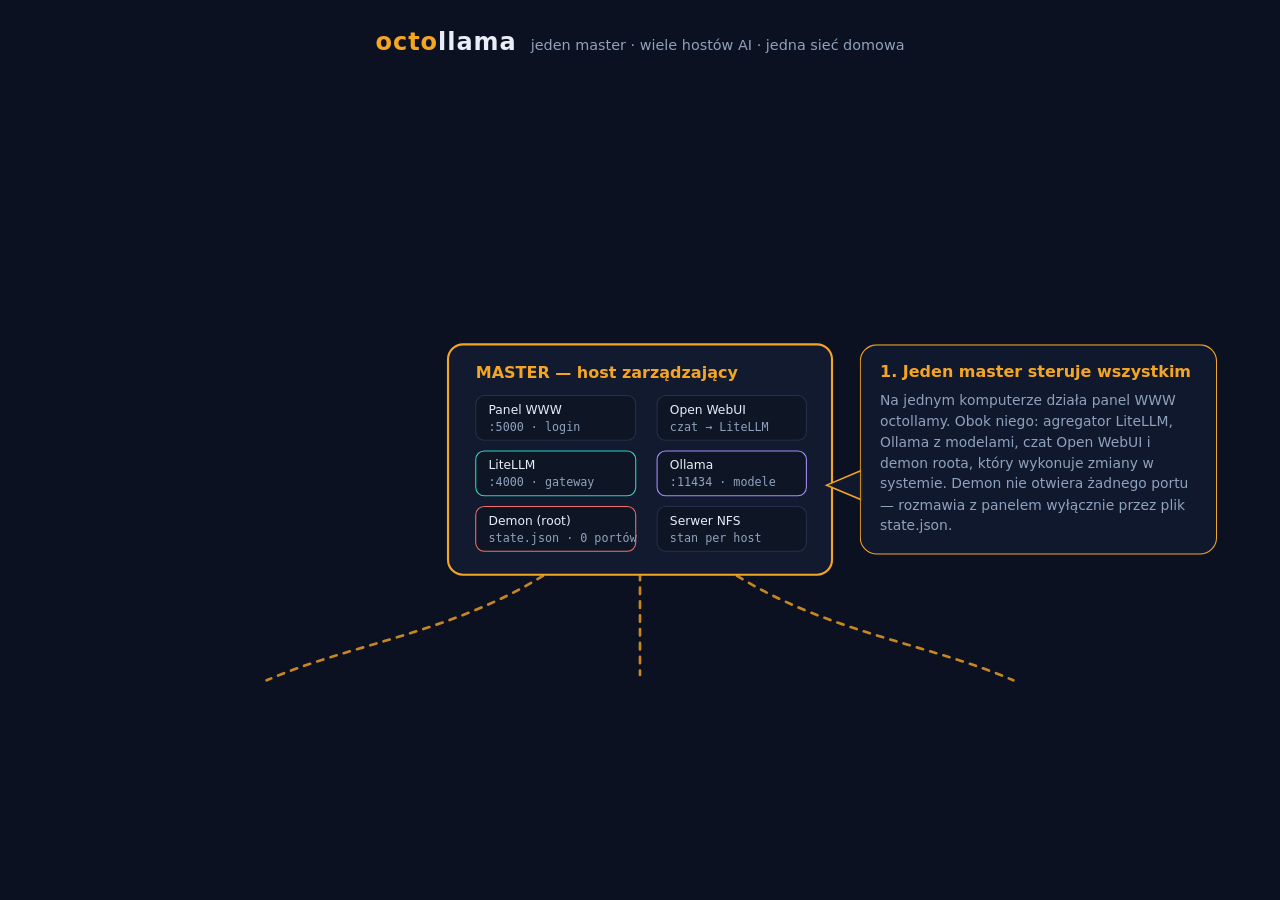
<file: docs/prezentacja-pl.html>
<!DOCTYPE html>
<html lang="pl">
<head>
<meta charset="UTF-8">
<meta name="viewport" content="width=device-width, initial-scale=1.0">
<title>octollama — jak to działa</title>
<style>
  :root{
    --bg:#0b1120; --panel:#111a2e; --panel2:#0e1626;
    --ink:#e8eef7; --muted:#8fa2bd; --line:#24304a;
    --amber:#f5a524; --teal:#2dd4bf; --purple:#a78bfa; --coral:#f26d6d;
    --green:#7bd88f;
  }
  *{box-sizing:border-box; margin:0; padding:0;}
  html,body{height:100%;}
  body{
    background:var(--bg); color:var(--ink);
    font-family:"Segoe UI", system-ui, -apple-system, sans-serif;
    display:flex; flex-direction:column; overflow:hidden;
  }
  header{
    display:flex; align-items:baseline; gap:14px;
    justify-content:center; padding:28px 26px 10px;
  }
  header h1{
    font-size:1.5rem; letter-spacing:.04em; font-weight:700;
  }
  header h1 .octo{color:var(--amber);}
  header .sub{color:var(--muted); font-size:.9rem;}
  #stage{flex:1; min-height:0; position:relative;}
  #stage svg{width:100%; height:100%; display:block; transition:opacity .95s ease;}

  /* ---------- chmurka opisu sceny ---------- */
  /* CO: dymek obok Mastera zamiast paska na dole.
     DLACZEGO foreignObject: SVG-owy <text> nie łamie wierszy,
     a zwykły HTML w środku robi to sam. */
  #bubble-body{
    background:rgba(17,26,46,.92);
    border:1.5px solid var(--amber);
    border-radius:16px;
    padding:16px 18px;
    font-family:"Segoe UI", system-ui, sans-serif;
  }
  #bubble-title{font-size:15px; font-weight:700; color:var(--amber); margin-bottom:8px;}
  #bubble-text{font-size:13px; color:var(--muted); line-height:1.5;}
  #bubble{transition:opacity 1s ease;}
  .tail{fill:rgba(17,26,46,.92); stroke:var(--amber); stroke-width:1.5;}

  /* ---------- SVG: styl węzłów ---------- */
  text{font-family:"Segoe UI", system-ui, sans-serif; fill:var(--ink);}
  .mono{font-family:ui-monospace,"Cascadia Mono","JetBrains Mono",Consolas,monospace;
        fill:var(--muted); font-size:11px;}
  .node-box{fill:var(--panel); stroke:var(--line); stroke-width:1.5; rx:14;}
  .node-title{font-weight:700; font-size:15px;}
  .chip{fill:var(--panel2); stroke:var(--line); rx:8;}
  .chip-label{font-size:11.5px; fill:var(--ink);}
  .tentacle{
    fill:none; stroke:var(--line); stroke-width:2.5;
    stroke-linecap:round;
  }
  .tentacle.active{stroke:var(--teal); opacity:.85;}
  .tentacle.mgmt{stroke:var(--amber); stroke-dasharray:6 7; opacity:.8;}
  .hidden-el{opacity:0; pointer-events:none; transition:opacity 2.2s ease;}
  #packets{transition:opacity .9s ease;}
  .shown{opacity:1;}
  .dim{opacity:.28; transition:opacity .7s;}
  .offline .node-box{stroke:var(--coral);}
  .badge{font-size:11px; font-weight:700;}
  #wave-defs{position:absolute; width:0; height:0;}
</style>
</head>
<body>

<header>
  <h1><span class="octo">octo</span>llama</h1>
  <span class="sub">jeden master · wiele hostów AI · jedna sieć domowa</span>
</header>

<div id="stage">
<svg viewBox="0 0 1200 640" preserveAspectRatio="xMidYMid meet" aria-label="Animowany schemat działania OctoLlama">

  <!-- ================= POŁĄCZENIA (rysowane pod węzłami) ================= -->
  <g id="links">
    <path id="p-user-panel"  class="tentacle hidden-el" d="M 245 120 C 340 140, 400 180, 452 218"/>
    <path id="p-app-litellm" class="tentacle hidden-el" d="M 985 105 C 880 130, 790 170, 700 230"/>
    <!-- macki master -> slave (zarządzanie: NFS + demon) -->
    <path id="t-s1" class="tentacle mgmt hidden-el" d="M 520 400 C 430 460, 330 470, 250 505"/>
    <path id="t-s2" class="tentacle mgmt hidden-el" d="M 600 405 C 600 445, 600 465, 600 500"/>
    <path id="t-s3" class="tentacle mgmt hidden-el" d="M 680 400 C 770 460, 870 470, 950 505"/>
    <!-- ruch AI: LiteLLM -> Ollama na hostach -->
    <path id="d-master" class="tentacle hidden-el" d="M 660 300 C 700 305, 720 310, 745 318"/>
    <path id="d-s1" class="tentacle hidden-el" d="M 560 405 C 470 455, 360 475, 265 520"/>
    <path id="d-s2" class="tentacle hidden-el" d="M 615 405 C 618 445, 620 470, 620 515"/>
    <path id="d-s3" class="tentacle hidden-el" d="M 665 405 C 760 455, 860 475, 955 520"/>
  </g>

  <!-- ================= UŻYTKOWNIK ================= -->
  <g id="n-user" class="hidden-el">
    <rect class="node-box" x="60" y="60" width="190" height="86" rx="14"/>
    <text class="node-title" x="80" y="92">📱💻 Ty</text>
    <text class="mono" x="80" y="114">przeglądarka → panel</text>
    <text class="mono" x="80" y="130">http://master:5000</text>
  </g>

  <!-- ================= APLIKACJE ================= -->
  <g id="n-apps" class="hidden-el">
    <rect class="node-box" x="960" y="48" width="200" height="96" rx="14"/>
    <text class="node-title" x="980" y="80">VS Code · czat</text>
    <text class="mono" x="980" y="102">Continue.dev, Open WebUI,</text>
    <text class="mono" x="980" y="118">każda apka zgodna z OpenAI</text>
  </g>

  <!-- ================= MASTER ================= -->
  <g id="n-master">
    <rect class="node-box" x="420" y="190" width="360" height="216" rx="18"
          style="stroke:var(--amber); stroke-width:2;"/>
    <text class="node-title" x="446" y="222" style="fill:var(--amber);">MASTER — host zarządzający</text>

    <g id="m-panel">
      <rect class="chip" x="446" y="238" width="150" height="42" rx="8"/>
      <text class="chip-label" x="458" y="255">Panel WWW</text>
      <text class="mono" x="458" y="271">:5000 · login</text>
    </g>
    <g id="m-litellm">
      <rect class="chip" x="446" y="290" width="150" height="42" rx="8"
            style="stroke:var(--teal);"/>
      <text class="chip-label" x="458" y="307">LiteLLM</text>
      <text class="mono" x="458" y="323">:4000 · gateway</text>
    </g>
    <g id="m-ollama">
      <rect class="chip" x="616" y="290" width="140" height="42" rx="8"
            style="stroke:var(--purple);"/>
      <text class="chip-label" x="628" y="307">Ollama</text>
      <text class="mono" x="628" y="323">:11434 · modele</text>
    </g>
    <g id="m-daemon">
      <rect class="chip" x="446" y="342" width="150" height="42" rx="8"
            style="stroke:var(--coral);"/>
      <text class="chip-label" x="458" y="359">Demon (root)</text>
      <text class="mono" x="458" y="375">state.json · 0 portów</text>
    </g>
    <g id="m-nfs">
      <rect class="chip" x="616" y="342" width="140" height="42" rx="8"/>
      <text class="chip-label" x="628" y="359">Serwer NFS</text>
      <text class="mono" x="628" y="375">stan per host</text>
    </g>
    <g id="m-webui">
      <rect class="chip" x="616" y="238" width="140" height="42" rx="8"/>
      <text class="chip-label" x="628" y="255">Open WebUI</text>
      <text class="mono" x="628" y="271">czat → LiteLLM</text>
    </g>
  </g>

  <!-- ================= SLAVE 1 ================= -->
  <g id="n-s1" class="hidden-el">
    <rect class="node-box" x="110" y="500" width="230" height="110" rx="14"/>
    <text class="node-title" x="132" y="530">SLAVE 1 · mini-PC</text>
    <rect class="chip" x="132" y="544" width="90" height="26" rx="7" style="stroke:var(--purple);"/>
    <text class="chip-label" x="142" y="561">Ollama</text>
    <rect class="chip" x="232" y="544" width="86" height="26" rx="7" style="stroke:var(--coral);"/>
    <text class="chip-label" x="242" y="561">demon</text>
    <text class="mono" x="132" y="592">stan przez NFS · modele 7B</text>
  </g>

  <!-- ================= SLAVE 2 ================= -->
  <g id="n-s2" class="hidden-el">
    <rect class="node-box" x="485" y="500" width="230" height="110" rx="14"/>
    <text class="node-title" x="507" y="530">SLAVE 2 · BC-250</text>
    <rect class="chip" x="507" y="544" width="90" height="26" rx="7" style="stroke:var(--purple);"/>
    <text class="chip-label" x="517" y="561">Ollama</text>
    <rect class="chip" x="607" y="544" width="86" height="26" rx="7" style="stroke:var(--coral);"/>
    <text class="chip-label" x="617" y="561">demon</text>
    <text class="mono" x="507" y="592">stan przez NFS · modele 14B</text>
    <text id="s2-zzz" class="hidden-el" x="690" y="512" font-size="22">💤</text>
  </g>

  <!-- ================= SLAVE 3 ================= -->
  <g id="n-s3" class="hidden-el">
    <rect class="node-box" x="860" y="500" width="230" height="110" rx="14"/>
    <text class="node-title" x="882" y="530">SLAVE 3 · laptop</text>
    <rect class="chip" x="882" y="544" width="90" height="26" rx="7" style="stroke:var(--purple);"/>
    <text class="chip-label" x="892" y="561">Ollama</text>
    <rect class="chip" x="982" y="544" width="86" height="26" rx="7" style="stroke:var(--coral);"/>
    <text class="chip-label" x="992" y="561">demon</text>
    <text class="mono" x="882" y="592">stan przez NFS · embeddingi</text>
    <text id="s3-x" class="hidden-el" x="1062" y="514" font-size="20">⚠️</text>
  </g>

  <!-- etykieta „…i kolejne" -->
  <text id="lbl-more" class="mono hidden-el" x="1188" y="628" font-size="13" text-anchor="end">…i kolejne hosty</text>

  <!-- warstwa pakietów -->
  <g id="packets"></g>

  <!-- chmurka z opisem sceny — pozycję (lewo/prawo od Mastera) ustawia JS -->
  <g id="bubble">
    <!-- ogonek dymka: prawy = chmurka po lewej wskazuje Mastera, i odwrotnie -->
    <polygon id="tail-right" class="tail" points="333,118 366,132 333,146"/>
    <polygon id="tail-left"  class="tail" points="2,118 -31,132 2,146"/>
    <foreignObject x="0" y="0" width="335" height="300">
      <div xmlns="http://www.w3.org/1999/xhtml" id="bubble-body">
        <div id="bubble-title"></div>
        <div id="bubble-text"></div>
      </div>
    </foreignObject>
  </g>

  <!-- finał: wizytówka projektu z linkiem do GitHuba -->
  <g id="cta" class="hidden-el" style="cursor:pointer;">
    <a href="https://github.com/cyryllo/OctoLlama" target="_blank" rel="noopener">
      <rect x="360" y="148" width="480" height="336" rx="22"
            fill="rgba(11,17,32,.95)" stroke="var(--amber)" stroke-width="2"/>
      <image href="https://github.com/cyryllo/OctoLlama/raw/main/logo_octollama.png"
             x="498" y="158" width="204" height="204"/>
      <text x="600" y="392" text-anchor="middle" font-size="27" font-weight="700">
        <tspan style="fill:var(--amber);">octo</tspan><tspan>llama</tspan>
      </text>
      <text x="600" y="424" text-anchor="middle" font-size="16" style="fill:var(--green);">
        Pobierz za darmo · open source · GPL-3.0
      </text>
      <text x="600" y="458" text-anchor="middle" class="mono" font-size="15"
            style="fill:var(--amber); text-decoration:underline;">
        github.com/cyryllo/OctoLlama
      </text>
    </a>
  </g>
</svg>
</div>


<script>
(() => {
  // ===================== DEFINICJA SCEN =====================
  // CO: każda scena mówi, które elementy pokazać, które przygasić
  //     i którymi ścieżkami mają płynąć pakiety.
  // DLACZEGO tak: jedna tablica danych zamiast rozsypanej logiki —
  //     łatwo dodać/zmienić scenę bez ruszania silnika animacji.
  const SCENES = [
    {
      title: "1. Jeden master steruje wszystkim",
      text:  "Na jednym komputerze działa panel WWW octollamy. Obok niego: agregator LiteLLM, "
           + "Ollama z modelami, czat Open WebUI i demon roota, który wykonuje zmiany w systemie. "
           + "Demon nie otwiera żadnego portu — rozmawia z panelem wyłącznie przez plik state.json.",
      show:  [],
      flows: []
    },
    {
      title: "2. Sterujesz z przeglądarki — także z telefonu",
      text:  "Logujesz się do panelu pod adresem master:5000. Start/stop usług, pobieranie modeli, "
           + "zmienne środowiskowe — wszystko z jednego miejsca, bez SSH.",
      show:  ["n-user", "p-user-panel"],
      flows: [ {path:"p-user-panel", color:"var(--teal)", dur:2200, gap:900} ]
    },
    {
      title: "3. Dopinasz kolejne hosty z modułami AI",
      text:  "Każdy dodatkowy komputer to slave: panel generuje dla niego gotowy instalator, "
           + "uruchamiasz go raz — i host wpina się w sieć. Master steruje nim przez NFS "
           + "(pomarańczowe, przerywane macki), a lokalny demon wykonuje polecenia.",
      show:  ["n-user","n-s1","n-s2","n-s3","t-s1","t-s2","t-s3","lbl-more"],
      stagger: ["n-s1","t-s1","n-s2","t-s2","n-s3","t-s3","lbl-more"],
      flows: [
        {path:"t-s1", color:"var(--amber)", dur:2600, gap:1400},
        {path:"t-s2", color:"var(--amber)", dur:2600, gap:1400, delay:500},
        {path:"t-s3", color:"var(--amber)", dur:2600, gap:1400, delay:1000}
      ]
    },
    {
      title: "4. Jeden adres — modele ze wszystkich hostów",
      text:  "VS Code, Open WebUI i inne aplikacje łączą się z jednym endpointem: LiteLLM na porcie 4000. "
           + "To on rozdziela zapytania między hosty (load balancing) — aplikacji nie obchodzi, "
           + "który komputer fizycznie liczy odpowiedź.",
      show:  ["n-user","n-apps","n-s1","n-s2","n-s3","t-s1","t-s2","t-s3",
              "p-app-litellm","d-master","d-s1","d-s2","d-s3","lbl-more"],
      flows: [
        {path:"p-app-litellm", color:"var(--teal)",   dur:1800, gap:700},
        {path:"d-master",      color:"var(--purple)", dur:1400, gap:2100, delay:600},
        {path:"d-s1",          color:"var(--purple)", dur:2200, gap:2100, delay:1300},
        {path:"d-s2",          color:"var(--purple)", dur:2200, gap:2100, delay:2000},
        {path:"d-s3",          color:"var(--purple)", dur:2200, gap:2100, delay:2700}
      ]
    },
    {
      title: "5. Zarządzanie zasilaniem: Wake-on-LAN",
      text:  "Host, którego nie używasz, może spać i nie zużywać prądu. Gdy potrzebujesz mocy, "
           + "budzisz go jednym kliknięciem z panelu (magic packet). Z tej samej zakładki "
           + "wyłączysz, zrestartujesz lub uśpisz każdy host.",
      show:  ["n-user","n-s1","n-s2","n-s3","t-s1","t-s2","t-s3","p-user-panel","s2-zzz","lbl-more"],
      sleep: "n-s2",
      flows: [
        {path:"p-user-panel", color:"var(--teal)",  dur:2000, gap:1600},
        {path:"t-s2",         color:"var(--amber)", dur:1600, gap:1600, delay:700, wake:true}
      ]
    },
    {
      title: "6. Awaria hosta? Ruch płynie dalej",
      text:  "Gdy któryś host zniknie z sieci, LiteLLM odsyła jego zapytania na pozostałe maszyny "
           + "(fallback + cooldown) i automatycznie wraca do niego, gdy ożyje. "
           + "Czat i VS Code nawet tego nie zauważą.",
      show:  ["n-apps","n-s1","n-s2","n-s3","t-s1","t-s2","t-s3",
              "p-app-litellm","d-master","d-s1","d-s2","s3-x","lbl-more"],
      offline: "n-s3",
      flows: [
        {path:"p-app-litellm", color:"var(--teal)",   dur:1800, gap:700},
        {path:"d-master",      color:"var(--purple)", dur:1400, gap:1500, delay:500},
        {path:"d-s1",          color:"var(--purple)", dur:2200, gap:1500, delay:1000},
        {path:"d-s2",          color:"var(--purple)", dur:2200, gap:1500, delay:1500}
      ]
    },
    {
      title: "7. Pobierz za darmo",
      text:  "octollama jest open source (GPL-3.0). Kod, instrukcja i instalator czekają na GitHubie.",
      show:  ["n-user","n-apps","n-s1","n-s2","n-s3","t-s1","t-s2","t-s3",
              "p-user-panel","p-app-litellm","d-master","d-s1","d-s2","d-s3",
              "lbl-more","cta"],
      hideBubble: true,
      flows: [
        {path:"p-user-panel",  color:"var(--teal)",   dur:2200, gap:900},
        {path:"p-app-litellm", color:"var(--teal)",   dur:1800, gap:700},
        {path:"d-master",      color:"var(--purple)", dur:1400, gap:2100, delay:600},
        {path:"d-s1",          color:"var(--purple)", dur:2200, gap:2100, delay:1300},
        {path:"d-s2",          color:"var(--purple)", dur:2200, gap:2100, delay:2000},
        {path:"d-s3",          color:"var(--purple)", dur:2200, gap:2100, delay:2700}
      ]
    }
  ];

  const AUTO_MS = 10000;                      // czas jednej sceny w trybie auto
  const reduced = false; // celowo: to animowana prezentacja — ignorujemy systemowe „ogranicz ruch”

  // CO: strona chmurki per scena (lewo/prawo od Mastera).
  // DLACZEGO: dymek ucieka na wolną stronę — tam, gdzie w danej scenie
  //     nie biegnie akurat ścieżka z pakietami (user po lewej, apki po prawej).
  const SIDES = ["right","right","right","left","right","left","right"];
  const BUBBLE_POS = { left:{x:58,y:190}, right:{x:806,y:190} };

  const svg       = document.querySelector("#stage svg");
  const packetsG  = document.getElementById("packets");
  const bubble    = document.getElementById("bubble");
  const tailLeft  = document.getElementById("tail-left");
  const tailRight = document.getElementById("tail-right");
  const titleEl   = document.getElementById("bubble-title");
  const textEl    = document.getElementById("bubble-text");

  // wszystkie elementy sterowane scenami
  const CONTROLLED = ["n-user","n-apps","n-s1","n-s2","n-s3","lbl-more","s2-zzz","s3-x","cta",
                      "p-user-panel","p-app-litellm",
                      "t-s1","t-s2","t-s3","d-master","d-s1","d-s2","d-s3"];

  let current = 0;
  let rafId = null;
  let activeFlows = [];   // {pathEl, len, color, dur, gap, delay, wakeDone}
  let startTs = 0;

  // ---------- silnik pakietów ----------
  // CO: rysuje kółka wędrujące po ścieżkach SVG (getPointAtLength).
  // DLACZEGO rAF zamiast SMIL/CSS: pełna kontrola nad pętlą, opóźnieniami
  //     i sprzątaniem przy zmianie sceny; działa wszędzie tak samo.
  function clearPackets(){
    if (rafId) cancelAnimationFrame(rafId);
    rafId = null;
    activeFlows = [];
    packetsG.innerHTML = "";
  }

  function setupFlows(scene){
    clearPackets();
    if (reduced) return;                      // szanujemy reduced motion
    activeFlows = (scene.flows || []).map(f => {
      const pathEl = document.getElementById(f.path);
      const dot = document.createElementNS("http://www.w3.org/2000/svg","circle");
      dot.setAttribute("r", "6");
      dot.setAttribute("fill", f.color);
      dot.setAttribute("opacity", "0");
      dot.style.filter = "drop-shadow(0 0 6px " + f.color + ")";
      packetsG.appendChild(dot);
      return { ...f, pathEl, dot, len: pathEl.getTotalLength(), delay: f.delay || 0 };
    });
    startTs = performance.now();
    rafId = requestAnimationFrame(tick);
  }

  function tick(now){
    const t = now - startTs;
    for (const fl of activeFlows){
      const local = t - fl.delay;
      if (local < 0){ fl.dot.setAttribute("opacity","0"); continue; }
      const cycle = fl.dur + fl.gap;
      const phase = local % cycle;
      if (phase > fl.dur){ fl.dot.setAttribute("opacity","0"); continue; }
      const p = fl.pathEl.getPointAtLength((phase / fl.dur) * fl.len);
      fl.dot.setAttribute("cx", p.x);
      fl.dot.setAttribute("cy", p.y);
      fl.dot.setAttribute("opacity","1");
      // efekt WoL: po pierwszym magic packecie host się budzi
      if (fl.wake && !fl.wakeDone && local > fl.dur){
        fl.wakeDone = true;
        const host = document.getElementById("n-s2");
        host.classList.remove("dim");
        document.getElementById("s2-zzz").classList.remove("shown");
      }
    }
    rafId = requestAnimationFrame(tick);
  }

  // ---------- przełączanie scen ----------
  let swapTimer = null;
  function goTo(i){
    current = (i + SCENES.length) % SCENES.length;
    const sc = SCENES[current];

    // CO: przenikanie scen — najpierw wygaszamy chmurkę i pakiety,
    //     dopiero po chwili podmieniamy treść i wpuszczamy nową scenę.
    // DLACZEGO: bez tej pauzy tekst i pakiety skakały bez ostrzeżenia.
    clearTimeout(swapTimer);
    svg.style.opacity = "0";
    swapTimer = setTimeout(() => {
      applyScene(sc);
      svg.style.opacity = "1";
    }, 1000);
  }

  function applyScene(sc){
    titleEl.textContent = sc.title;
    textEl.textContent  = sc.text;

    // pozycja chmurki: na wysokości Mastera, po wolnej stronie sceny
    // (w finale chmurka znika — jej rolę przejmuje wizytówka projektu)
    const side = SIDES[current] || "right";
    const pos  = BUBBLE_POS[side];
    bubble.setAttribute("transform", `translate(${pos.x},${pos.y})`);
    // ogonek zawsze celuje w Mastera: lewa chmurka -> ogonek w prawo
    tailRight.style.display = (side === "left")  ? "" : "none";
    tailLeft.style.display  = (side === "right") ? "" : "none";

    // widoczność elementów
    for (const id of CONTROLLED){
      const el = document.getElementById(id);
      if (!el) continue;
      el.classList.remove("dim","offline");
      const visible = sc.show.includes(id);
      // pojawianie sekwencyjne (scena 3) — DLACZEGO: podkreśla,
      // że hosty dokłada się jeden po drugim, nie hurtem
      if (visible && sc.stagger && sc.stagger.includes(id) && !reduced){
        el.classList.remove("shown");
        const order = sc.stagger.indexOf(id);
        setTimeout(() => el.classList.add("shown"), 350 * order);
      } else {
        el.classList.toggle("shown", visible);
      }
    }
    if (sc.sleep)   document.getElementById(sc.sleep).classList.add("dim");
    if (sc.offline) document.getElementById(sc.offline).classList.add("offline","dim");

    // chmurka i pakiety wracają dopiero z gotową sceną
    bubble.style.opacity = sc.hideBubble ? "0" : "1";
    packetsG.style.opacity = "1";
    setupFlows(sc);
  }

  // ---------- pętla bez końca ----------
  // CO: sceny przełączają się same, goTo zapętla się przez modulo.
  // DLACZEGO bez przycisków: ta wersja jest pod kiosk/nagranie —
  //     odpala się i leci w kółko, zero interakcji.
  goTo(0);
  setInterval(() => goTo(current + 1), AUTO_MS);
})();
</script>
</body>
</html>
</file>
